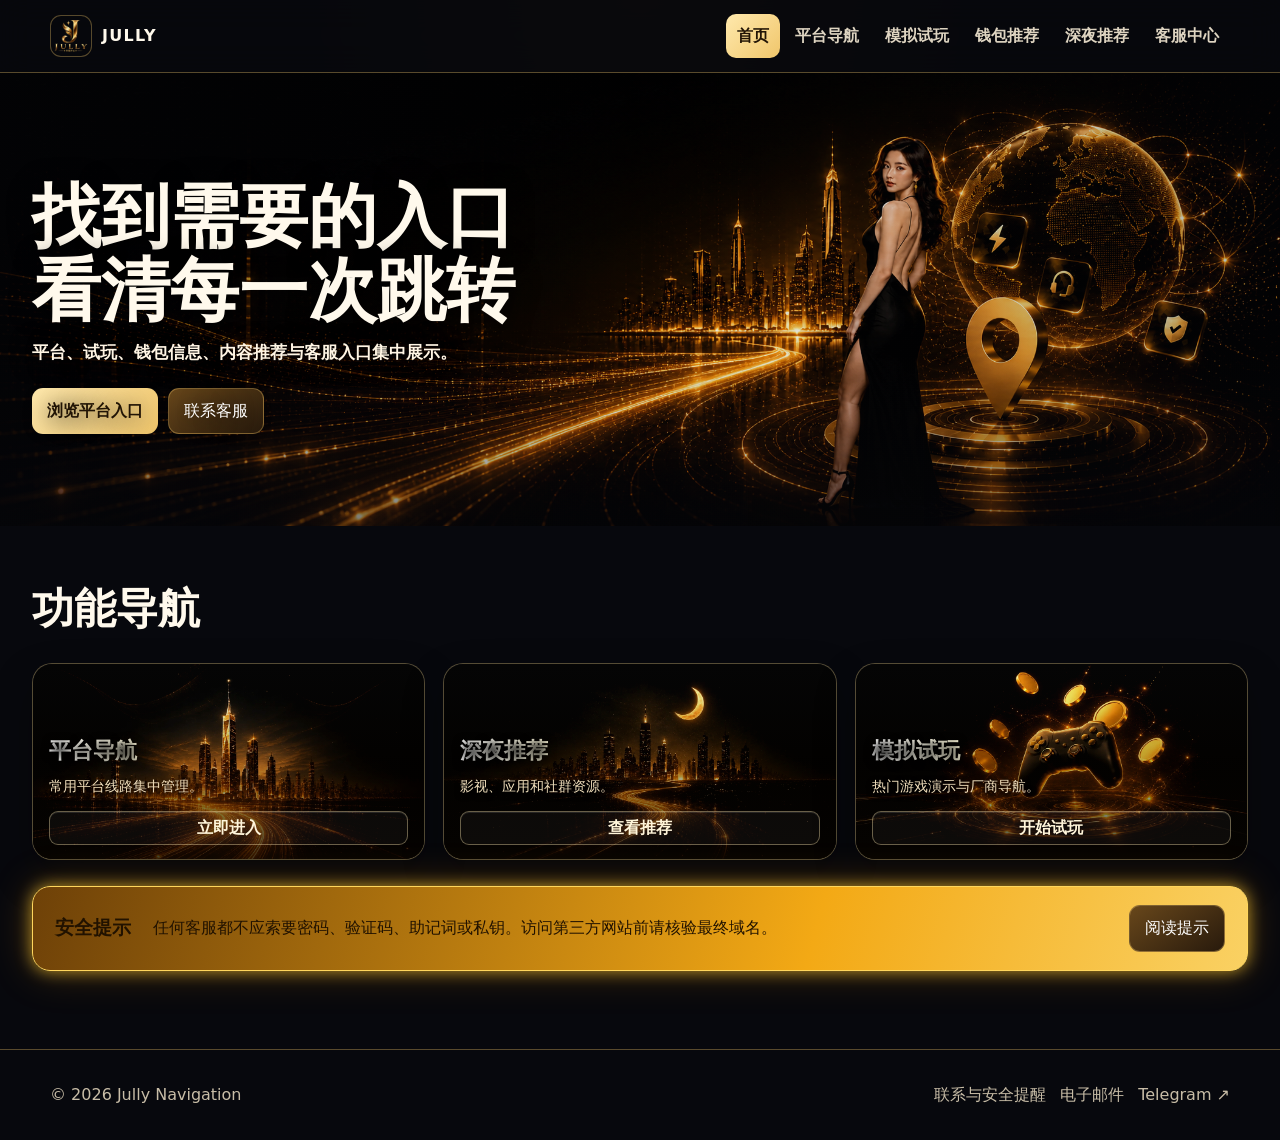
<file: index.html>
<!doctype html>
<html lang="zh-CN">
<head>
<meta charset="utf-8">
<meta name="viewport" content="width=device-width,initial-scale=1">
<meta name="description" content="Jully 导航中心">
<title>Jully 导航中心</title>
<link rel="stylesheet" href="assets/css/site-v2.css">
<script src="assets/js/components.js" defer>
</script>
<script src="assets/js/site.js" defer>
</script>
</head>
<body data-page="index">
<div data-header>
</div>
<main id="main">
<section class="hero">
<div class="hero-content">
<h1>找到需要的入口<br>看清每一次跳转</h1>
<p><strong>平台、试玩、钱包信息、内容推荐与客服入口集中展示。</strong></p>
<div class="actions">
<a class="btn primary" href="platform.html">浏览平台入口</a>
<a class="btn" href="service.html">联系客服</a>
</div>
</div>
</section>
<section class="section">
<div class="wrap">
<div class="section-head">
<div>
<h2>功能导航</h2>
</div>
</div>
<div class="grid">
<article class="visual-card">
<img src="assets/images/home/card1.webp" alt="综合平台导航" width="800" height="500">
<div class="visual-card-body">
<h3>平台导航</h3>
<p>常用平台线路集中管理。</p>
<a class="btn primary" href="platform.html">立即进入</a>
</div>
</article>
<article class="visual-card">
<img src="assets/images/home/card2.webp" alt="模拟试玩" width="800" height="500">
<div class="visual-card-body">
<h3>模拟试玩</h3>
<p>热门游戏演示与厂商导航。</p>
<a class="btn primary" href="demo.html">开始试玩</a>
</div>
</article>
<article class="visual-card">
<img src="assets/images/wallet/okx.webp" alt="钱包推荐" width="800" height="450">
<div class="visual-card-body">
<h3>钱包推荐</h3>
<p>钱包入口与使用教程。</p>
<a class="btn primary" href="wallet.html">查看钱包</a>
</div>
</article>
<article class="visual-card">
<img src="assets/images/home/card3.webp" alt="深夜推荐" width="800" height="500">
<div class="visual-card-body">
<h3>深夜推荐</h3>
<p>影视、应用和社群资源。</p>
<a class="btn primary" href="research.html">查看推荐</a>
</div>
</article>
<article class="visual-card">
<img src="assets/images/home/service.webp" alt="客服中心" width="1000" height="360">
<div class="visual-card-body">
<h3>客服中心</h3>
<p>核对官方联系方式和安全提醒。</p>
<a class="btn primary" href="service.html">联系客服</a>
</div>
</article>
<div class="gold-card">
<h3>安全提示</h3>
<p>任何客服都不应索要密码、验证码、助记词或私钥。访问第三方网站前请核验最终域名。</p>
<a class="btn" href="service.html#safety" style="margin-top:16px">阅读提示</a>
</div>
</div>
</div>
</section>
</main>
<div data-footer>
</div>
</body>
</html>
</file>
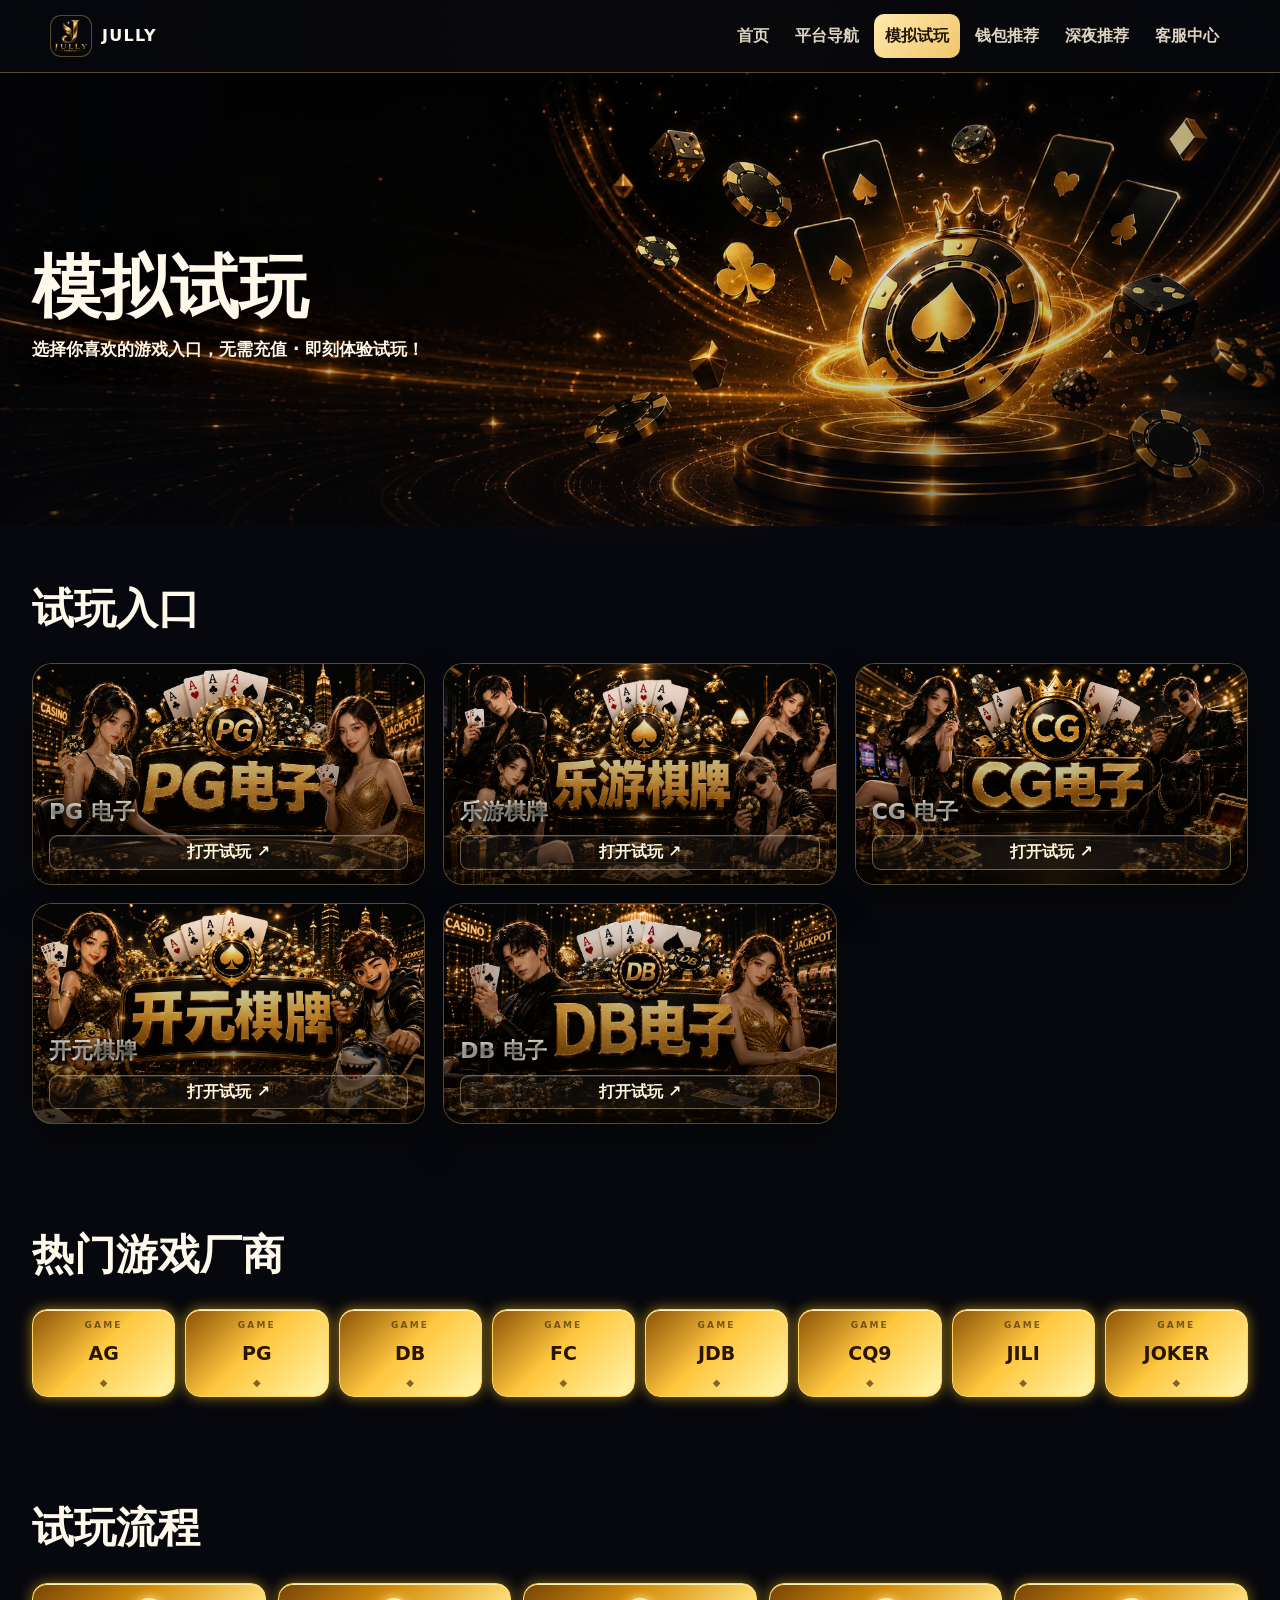
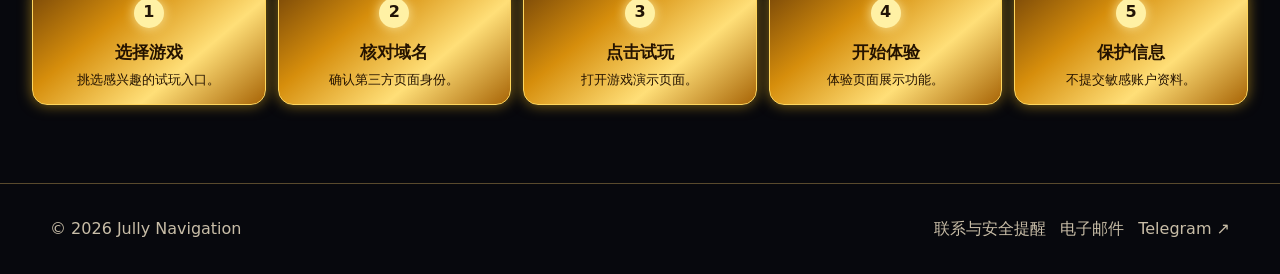
<file: demo.html>
<!doctype html>
<html lang="zh-CN">
<head>
<meta charset="utf-8">
<meta name="viewport" content="width=device-width,initial-scale=1">
<meta name="description" content="Jully 模拟试玩">
<title>模拟试玩 - Jully</title>
<link rel="stylesheet" href="assets/css/site-v2.css">
<script src="assets/js/components.js" defer>
</script>
<script src="assets/js/site.js" defer>
</script>
</head>
<body data-page="demo">
<div data-header>
</div>
<main id="main">
<section class="hero">
<div class="hero-content">
<h1>模拟试玩</h1>
<p><strong>选择你喜欢的游戏入口，无需充值 · 即刻体验试玩！</strong></p>
</div>
</section>
<section class="section">
<div class="wrap">
<div class="section-head">
<div>
<h2>试玩入口</h2>
</div>
</div>
<div class="grid">
<article class="visual-card game-card">
<img src="assets/images/demo/pg.webp" alt="PG 电子" width="720" height="540">
<div class="visual-card-body">
<h3>PG 电子</h3>
<a class="btn primary" href="https://su701.cc/" target="_blank">打开试玩 ↗</a>
</div>
</article>
<article class="visual-card game-card">
<img src="assets/images/demo/ly.webp" alt="乐游棋牌" width="720" height="540">
<div class="visual-card-body">
<h3>乐游棋牌</h3>
<a class="btn primary" href="https://leg.kocms397.com/" target="_blank">打开试玩 ↗</a>
</div>
</article>
<article class="visual-card game-card">
<img src="assets/images/demo/cg.webp" alt="CG 电子" width="720" height="540">
<div class="visual-card-body">
<h3>CG 电子</h3>
<a class="btn primary" href="https://demo.starscg666.link/" target="_blank">打开试玩 ↗</a>
</div>
</article>
<article class="visual-card game-card">
<img src="assets/images/demo/ky.webp" alt="开元棋牌" width="720" height="540">
<div class="visual-card-body">
<h3>开元棋牌</h3>
<a class="btn primary" href="https://yl.ishxu648.com/" target="_blank">打开试玩 ↗</a>
</div>
</article>
<article class="visual-card game-card">
<img src="assets/images/demo/db.webp" alt="DB 电子" width="720" height="540">
<div class="visual-card-body">
<h3>DB 电子</h3>
<a class="btn primary" href="https://www.dbslotsgaming.com/" target="_blank">打开试玩 ↗</a>
</div>
</article>
</div>
</div>
</section>
<section class="section">
<div class="wrap">
<div class="section-head">
<div>
<h2>热门游戏厂商</h2>
</div>
</div>
<div class="vendors" aria-label="热门游戏厂商">
<div class="vendor">AG</div>
<div class="vendor">PG</div>
<div class="vendor">DB</div>
<div class="vendor">FC</div>
<div class="vendor">JDB</div>
<div class="vendor">CQ9</div>
<div class="vendor">JILI</div>
<div class="vendor">JOKER</div>
</div>
</div>
</section>
<section class="section">
<div class="wrap">
<div class="section-head">
<div>
<h2>试玩流程</h2>
</div>
</div>
<div class="steps">
<div class="step">
<h3>选择游戏</h3>
<p>挑选感兴趣的试玩入口。</p>
</div>
<div class="step">
<h3>核对域名</h3>
<p>确认第三方页面身份。</p>
</div>
<div class="step">
<h3>点击试玩</h3>
<p>打开游戏演示页面。</p>
</div>
<div class="step">
<h3>开始体验</h3>
<p>体验页面展示功能。</p>
</div>
<div class="step">
<h3>保护信息</h3>
<p>不提交敏感账户资料。</p>
</div>
</div>
</div>
</section>
</main>
<div data-footer>
</div>
</body>
</html>
</file>
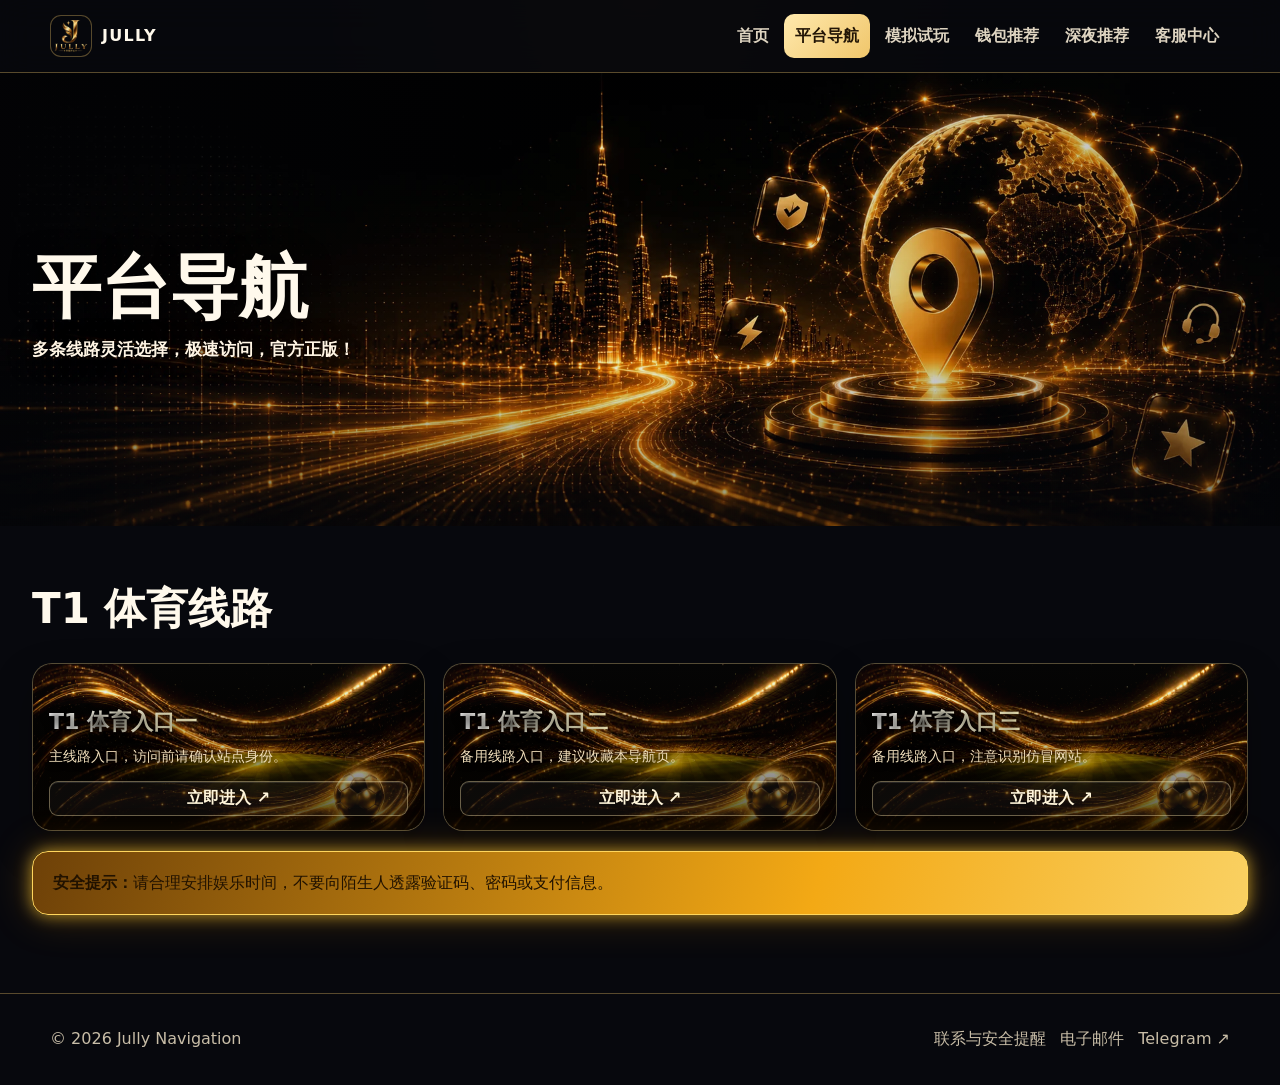
<file: platform.html>
<!doctype html>
<html lang="zh-CN">
<head>
<meta charset="utf-8">
<meta name="viewport" content="width=device-width,initial-scale=1">
<meta name="description" content="Jully 平台导航">
<title>平台导航 - Jully</title>
<link rel="stylesheet" href="assets/css/site-v2.css">
<script src="assets/js/components.js" defer>
</script>
<script src="assets/js/site.js" defer>
</script>
</head>
<body data-page="platform">
<div data-header>
</div>
<main id="main">
<section class="hero">
<div class="hero-content">
<h1>平台导航</h1>
<p><strong>多条线路灵活选择，极速访问，官方正版！</strong></p>
</div>
</section>
<section class="section">
<div class="wrap">
<div class="section-head">
<div>
<h2>T1 体育线路</h2>
</div>
</div>
<div class="grid">
<article class="visual-card line-card">
<img src="assets/images/platform/line1.webp" alt="T1 体育入口一" width="800" height="400">
<div class="visual-card-body">
<h3>T1 体育入口一</h3>
<p>主线路入口，访问前请确认站点身份。</p>
<a class="btn primary" href="https://www.eleaad.cc?agentId=20001136" target="_blank">立即进入 ↗</a>
</div>
</article>
<article class="visual-card line-card">
<img src="assets/images/platform/line2.webp" alt="T1 体育入口二" width="800" height="400">
<div class="visual-card-body">
<h3>T1 体育入口二</h3>
<p>备用线路入口，建议收藏本导航页。</p>
<a class="btn primary" href="https://web.kl6yipc.cc?agentId=20001136" target="_blank">立即进入 ↗</a>
</div>
</article>
<article class="visual-card line-card">
<img src="assets/images/platform/line3.webp" alt="T1 体育入口三" width="800" height="400">
<div class="visual-card-body">
<h3>T1 体育入口三</h3>
<p>备用线路入口，注意识别仿冒网站。</p>
<a class="btn primary" href="https://www.eedsoge55.top?agentId=20001136" target="_blank">立即进入 ↗</a>
</div>
</article>
</div>
<div class="notice" style="margin-top:20px">
<strong>安全提示：</strong>请合理安排娱乐时间，不要向陌生人透露验证码、密码或支付信息。</div>
</div>
</section>
</main>
<div data-footer>
</div>
</body>
</html>
</file>
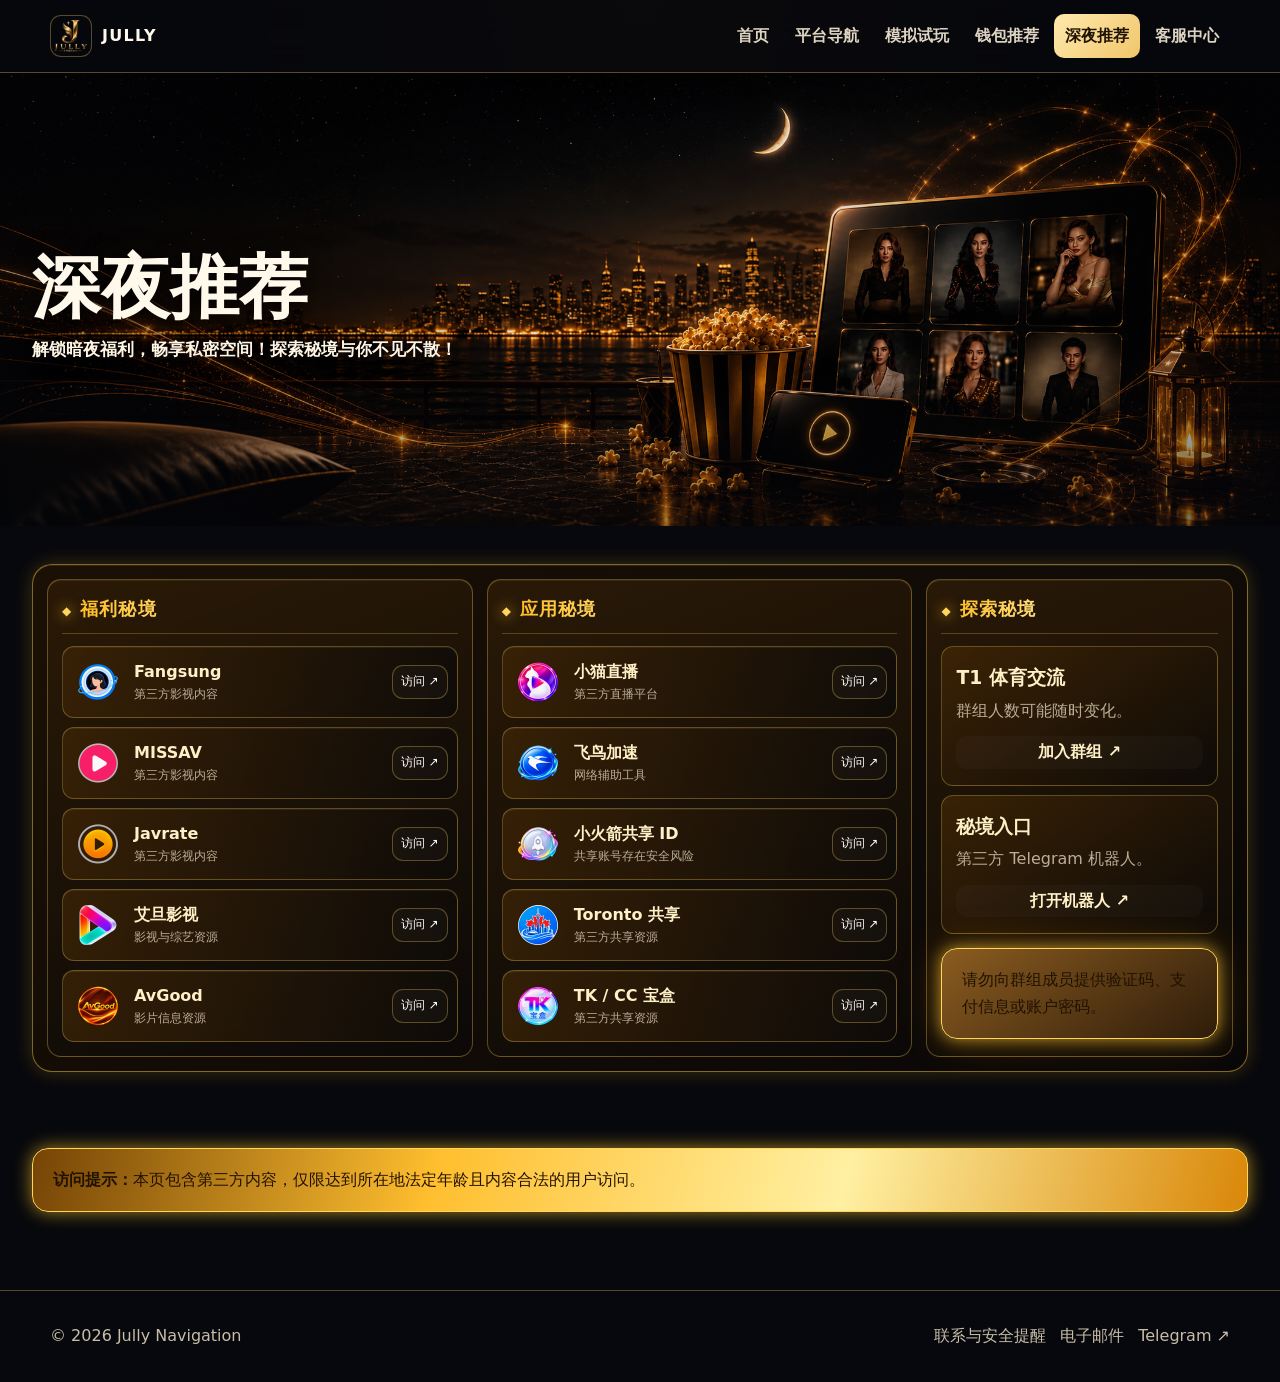
<file: research.html>
<!doctype html>
<html lang="zh-CN">
<head>
<meta charset="utf-8">
<meta name="viewport" content="width=device-width,initial-scale=1">
<meta name="description" content="Jully 深夜推荐">
<meta name="robots" content="noindex,nofollow">
<title>深夜推荐 - Jully</title>
<link rel="stylesheet" href="assets/css/site-v2.css">
<script src="assets/js/components.js" defer>
</script>
<script src="assets/js/site.js" defer>
</script>
</head>
<body data-page="research">
<div data-header>
</div>
<main id="main">
<section class="hero">
<div class="hero-content">
<h1>深夜推荐</h1>
<p><strong>解锁暗夜福利，畅享私密空间！探索秘境与你不见不散！</strong></p>
</div>
</section>
<section class="section">
<div class="wrap">
<div class="notice">
<strong>访问提示：</strong>本页包含第三方内容，仅限达到所在地法定年龄且内容合法的用户访问。</div>
</div>
</section>
<section class="section">
<div class="wrap">
<div class="research-board">
<section class="board-col">
<h2 class="board-title">福利秘境</h2>
<div class="resource">
<img src="assets/images/research/fangsung.webp" alt="Fangsung">
<div class="resource-info">
<strong>Fangsung</strong>
<span>第三方影视内容</span>
</div>
<a class="btn" href="https://www.fangsung.com/" target="_blank">访问 ↗</a>
</div>
<div class="resource">
<img src="assets/images/research/missav.webp" alt="MISSAV">
<div class="resource-info">
<strong>MISSAV</strong>
<span>第三方影视内容</span>
</div>
<a class="btn" href="https://missav.live/makers" target="_blank">访问 ↗</a>
</div>
<div class="resource">
<img src="assets/images/research/javrate.webp" alt="Javrate">
<div class="resource-info">
<strong>Javrate</strong>
<span>第三方影视内容</span>
</div>
<a class="btn" href="https://www.javrate.com/" target="_blank">访问 ↗</a>
</div>
<div class="resource">
<img src="assets/images/research/aidan.webp" alt="艾旦影视">
<div class="resource-info">
<strong>艾旦影视</strong>
<span>影视与综艺资源</span>
</div>
<a class="btn" href="https://www.ddmf.net/" target="_blank">访问 ↗</a>
</div>
<div class="resource">
<img src="assets/images/research/avgood.webp" alt="AvGood">
<div class="resource-info">
<strong>AvGood</strong>
<span>影片信息资源</span>
</div>
<a class="btn" href="https://avgood.com/" target="_blank">访问 ↗</a>
</div>
</section>
<section class="board-col">
<h2 class="board-title">应用秘境</h2>
<div class="resource">
<img src="assets/images/research/xiaomao.webp" alt="小猫直播">
<div class="resource-info">
<strong>小猫直播</strong>
<span>第三方直播平台</span>
</div>
<a class="btn" href="https://27099482.com/?parent_icode=1711289140" target="_blank">访问 ↗</a>
</div>
<div class="resource">
<img src="assets/images/research/feiniao.webp" alt="飞鸟加速">
<div class="resource-info">
<strong>飞鸟加速</strong>
<span>网络辅助工具</span>
</div>
<a class="btn" href="https://join.xlcc.asia?code=825689" target="_blank">访问 ↗</a>
</div>
<div class="resource">
<img src="assets/images/research/xiaohuojian.webp" alt="小火箭">
<div class="resource-info">
<strong>小火箭共享 ID</strong>
<span>共享账号存在安全风险</span>
</div>
<a class="btn" href="https://id.bocchi2b.top/" target="_blank">访问 ↗</a>
</div>
<div class="resource">
<img src="assets/images/research/toronto.webp" alt="Toronto">
<div class="resource-info">
<strong>Toronto 共享</strong>
<span>第三方共享资源</span>
</div>
<a class="btn" href="https://idshare001.me/goso.html" target="_blank">访问 ↗</a>
</div>
<div class="resource">
<img src="assets/images/research/tkbaohe.webp" alt="TK 宝盒">
<div class="resource-info">
<strong>TK / CC 宝盒</strong>
<span>第三方共享资源</span>
</div>
<a class="btn" href="https://tkbaohe.com/Shadowrocket/" target="_blank">访问 ↗</a>
</div>
</section>
<section class="board-col">
<h2 class="board-title">探索秘境</h2>
<div class="gold-card">
<h3>T1 体育交流</h3>
<p>群组人数可能随时变化。</p>
<a class="btn primary" href="https://t.me/+143qENxYaZpmMGE1" target="_blank" style="margin-top:12px">加入群组 ↗</a>
</div>
<div class="gold-card" style="margin-top:14px">
<h3>秘境入口</h3>
<p>第三方 Telegram 机器人。</p>
<a class="btn primary" href="https://t.me/Avior96Bot" target="_blank" style="margin-top:12px">打开机器人 ↗</a>
</div>
<div class="notice" style="margin-top:14px">请勿向群组成员提供验证码、支付信息或账户密码。</div>
</section>
</div>
</div>
</section>
</main>
<div data-footer>
</div>
</body>
</html>
</file>
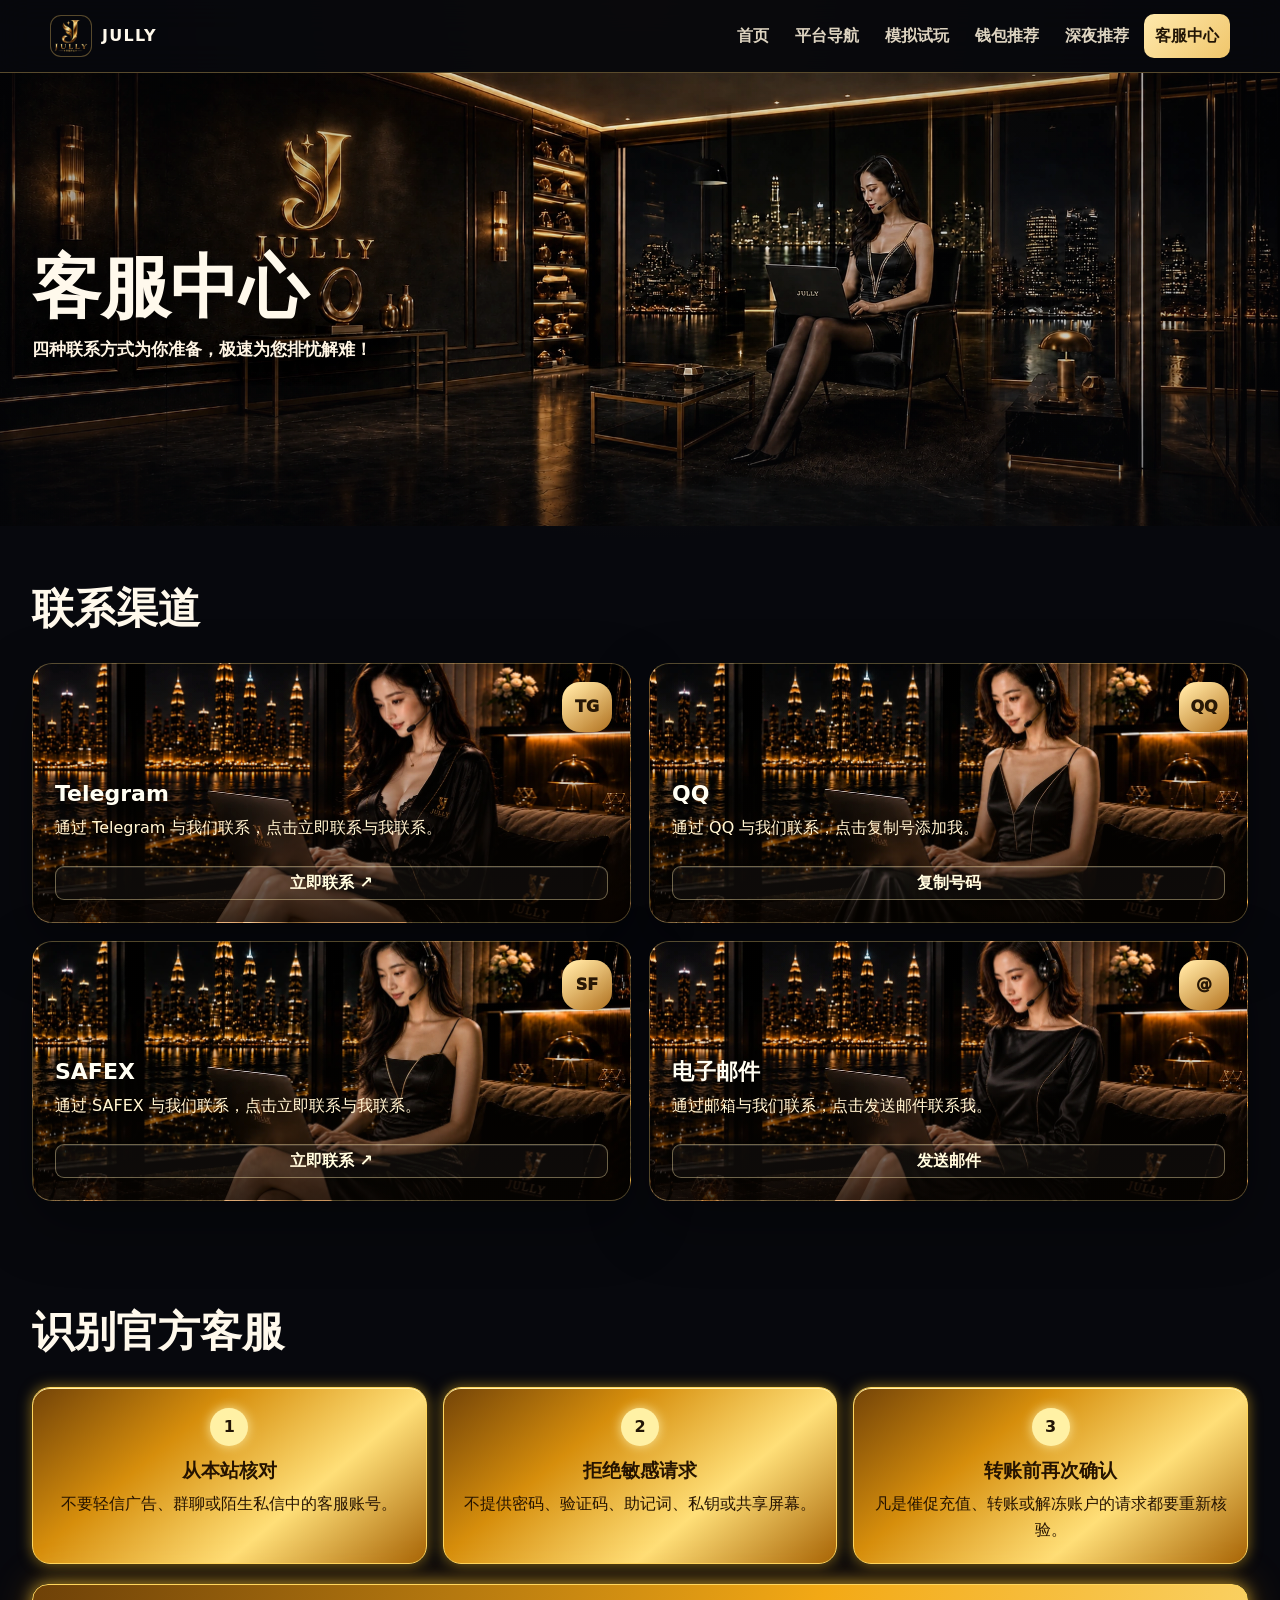
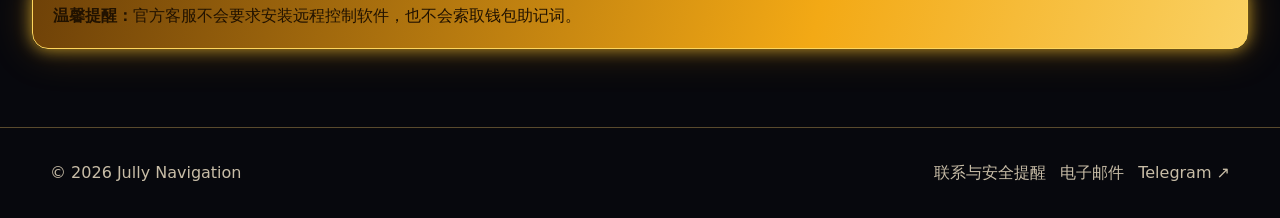
<file: service.html>
<!doctype html>
<html lang="zh-CN">
<head>
<meta charset="utf-8">
<meta name="viewport" content="width=device-width,initial-scale=1">
<meta name="description" content="Jully 客服中心">
<title>客服中心 - Jully</title>
<link rel="stylesheet" href="assets/css/site-v2.css">
<script src="assets/js/components.js" defer>
</script>
<script src="assets/js/site.js" defer>
</script>
</head>
<body data-page="service">
<div data-header>
</div>
<main id="main">
<section class="hero">
<div class="hero-content">
<h1>客服中心</h1>
<p><strong>四种联系方式为你准备，极速为您排忧解难！</strong></p>
</div>
</section>
<section class="section">
<div class="wrap">
<div class="section-head">
<div>
<h2>联系渠道</h2>
</div>
</div>
<div class="contact-layout">
<article class="contact-card">
<span class="contact-icon">TG</span>
<div>
<h3>Telegram</h3>
<p>通过 Telegram 与我们联系，点击立即联系与我联系。</p>
</div>
<a class="btn primary" href="https://t.me/Flyoo6bot" target="_blank">立即联系 ↗</a>
</article>
<article class="contact-card">
<span class="contact-icon">QQ</span>
<div>
<h3>QQ</h3>
<p>通过 QQ 与我们联系，点击复制号添加我。</p>
</div>
<button class="btn primary" type="button" data-copy="1586768644">复制号码</button>
</article>
<article class="contact-card">
<span class="contact-icon">SF</span>
<div>
<h3>SAFEX</h3>
<p>通过 SAFEX 与我们联系，点击立即联系与我联系。</p>
</div>
<a class="btn primary" href="https://sfw.bar/Mar15" target="_blank">立即联系 ↗</a>
</article>
<article class="contact-card">
<span class="contact-icon">@</span>
<div>
<h3>电子邮件</h3>
<p>通过邮箱与我们联系，点击发送邮件联系我。</p>
</div>
<a class="btn primary" href="mailto:zmxn11976@gmail.com">发送邮件</a>
</article>
</div>
</div>
</section>
<section class="section" id="safety">
<div class="wrap">
<div class="section-head">
<div>
<h2>识别官方客服</h2>
</div>
</div>
<div class="safety-grid">
<article class="safety-card">
<b>1</b>
<h3>从本站核对</h3>
<p>不要轻信广告、群聊或陌生私信中的客服账号。</p>
</article>
<article class="safety-card">
<b>2</b>
<h3>拒绝敏感请求</h3>
<p>不提供密码、验证码、助记词、私钥或共享屏幕。</p>
</article>
<article class="safety-card">
<b>3</b>
<h3>转账前再次确认</h3>
<p>凡是催促充值、转账或解冻账户的请求都要重新核验。</p>
</article>
</div>
<div class="notice" style="margin-top:20px">
<strong>温馨提醒：</strong>官方客服不会要求安装远程控制软件，也不会索取钱包助记词。</div>
</div>
</section>
</main>
<div data-footer>
</div>
</body>
</html>
</file>
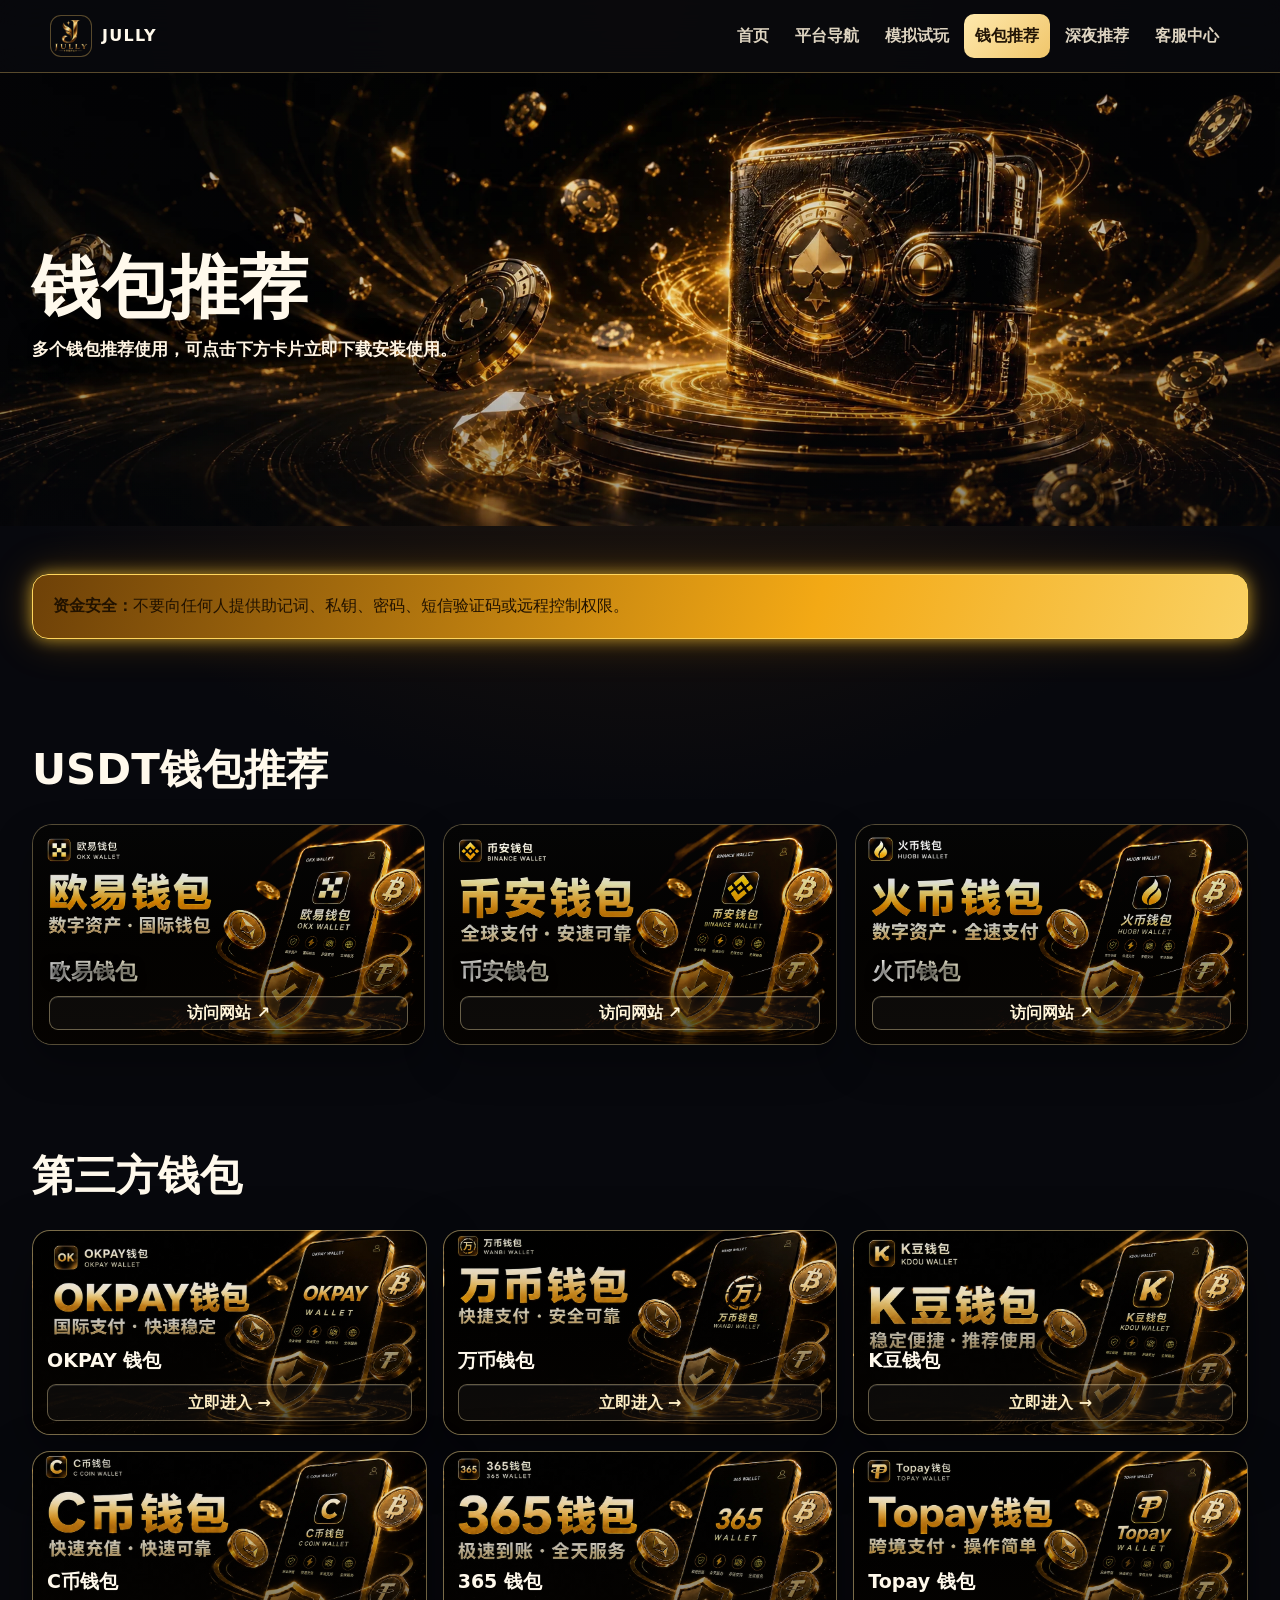
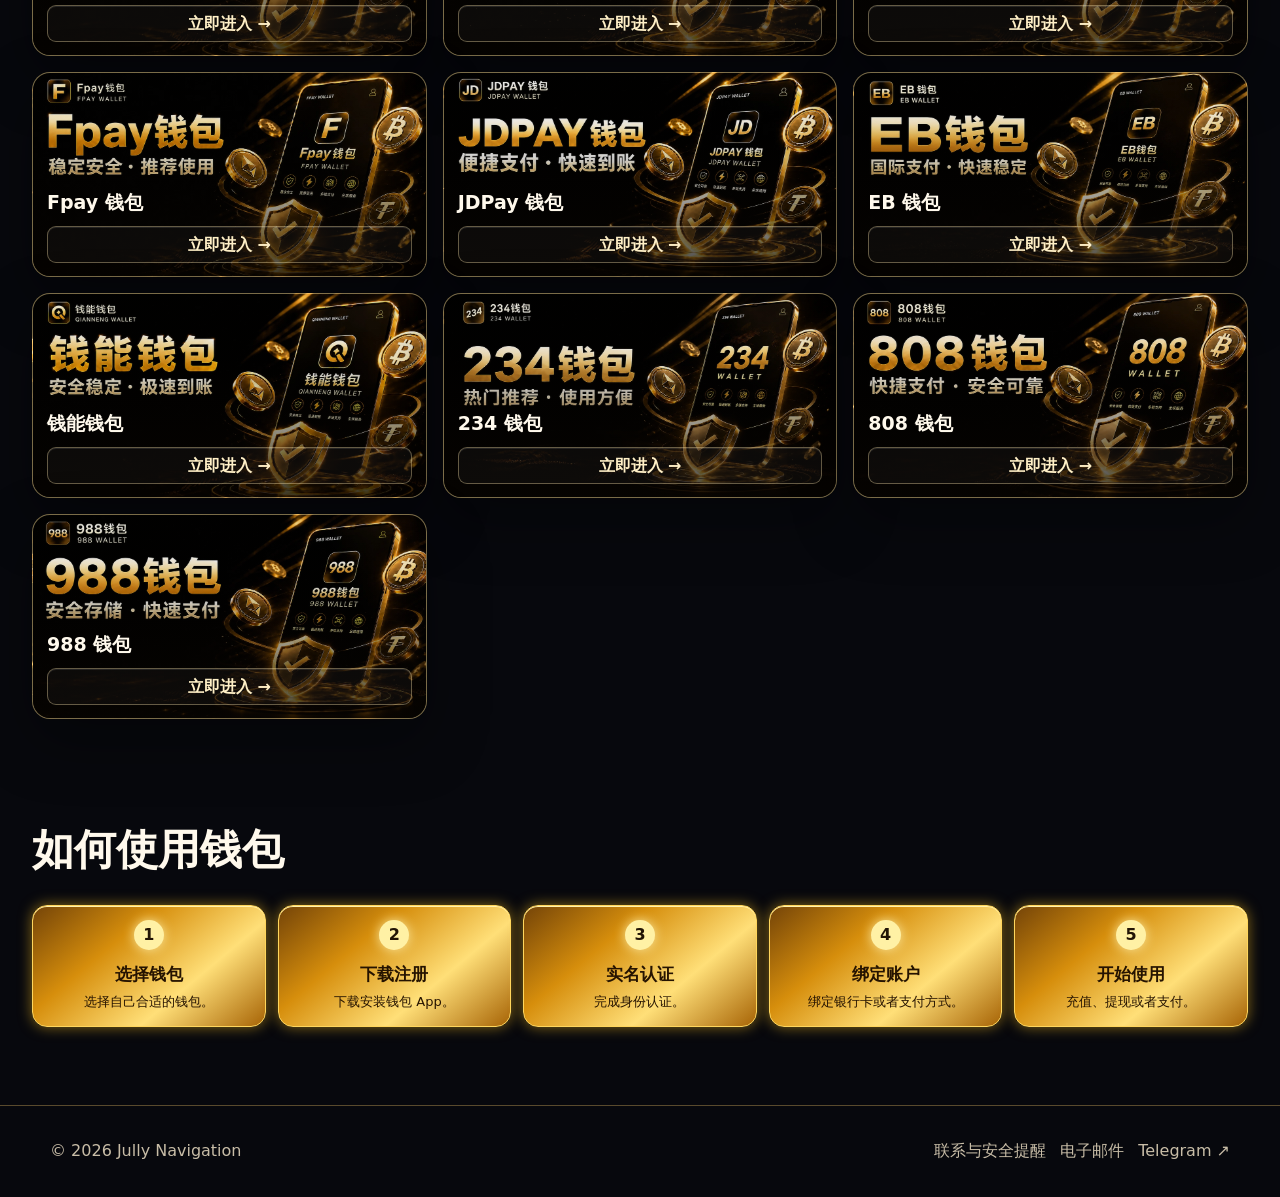
<file: wallet.html>
<!doctype html>
<html lang="zh-CN">
<head>
<meta charset="utf-8">
<meta name="viewport" content="width=device-width,initial-scale=1">
<meta name="description" content="Jully 钱包推荐">
<title>钱包推荐 - Jully</title>
<link rel="stylesheet" href="assets/css/site-v2.css">
<script src="assets/js/components.js" defer>
</script>
<script src="assets/js/site.js" defer>
</script>
</head>
<body data-page="wallet">
<div data-header>
</div>
<main id="main">
<section class="hero">
<div class="hero-content">
<h1>钱包推荐</h1>
<p><strong>多个钱包推荐使用，可点击下方卡片立即下载安装使用。</strong></p>
</div>
</section>
<section class="section">
<div class="wrap">
<div class="notice">
<strong>资金安全：</strong>不要向任何人提供助记词、私钥、密码、短信验证码或远程控制权限。</div>
</div>
</section>
<section class="section">
<div class="wrap">
<div class="section-head">
<div>
<h2>知名钱包交易平台</h2>
</div>
</div>
<div class="grid">
<article class="visual-card">
<img src="assets/images/wallet/okx.webp" alt="欧易钱包" width="800" height="450">
<div class="visual-card-body">
<h3>欧易钱包</h3>
<a class="btn primary" href="https://www.okx.com/zh-hans" target="_blank">访问网站 ↗</a>
</div>
</article>
<article class="visual-card">
<img src="assets/images/wallet/binance.webp" alt="币安钱包" width="800" height="450">
<div class="visual-card-body">
<h3>币安钱包</h3>
<a class="btn primary" href="https://www.binance.bh/zh-CN/download?pageType=special_r_l_download" target="_blank">访问网站 ↗</a>
</div>
</article>
<article class="visual-card">
<img src="assets/images/wallet/huobi.webp" alt="火币钱包" width="800" height="450">
<div class="visual-card-body">
<h3>火币钱包</h3>
<a class="btn primary" href="https://www.htx.com/zh-cn/download" target="_blank">访问网站 ↗</a>
</div>
</article>
</div>
</div>
</section>
<section class="section">
<div class="wrap">
<div class="section-head">
<div>
<h2>第三方钱包</h2>
</div>
</div>
<div class="wallet-grid">
<a class="wallet-bg" style="--image:url('../images/wallet/okpay.webp')" href="https://me-qr.com/l/okpay" target="_blank">
<span class="wallet-label">
<strong>OKPAY 钱包</strong>
</span>
</a>
<a class="wallet-bg" style="--image:url('../images/wallet/wanbi.webp')" href="https://ufs.wanbi.me" target="_blank">
<span class="wallet-label">
<strong>万币钱包</strong>
</span>
</a>
<a class="wallet-bg" style="--image:url('../images/wallet/kdou.webp')" href="https://kdgp0727.com" target="_blank">
<span class="wallet-label">
<strong>K豆钱包</strong>
</span>
</a>
<a class="wallet-bg" style="--image:url('../images/wallet/cbi.webp')" href="https://cbv8.com" target="_blank">
<span class="wallet-label">
<strong>C币钱包</strong>
</span>
</a>
<a class="wallet-bg" style="--image:url('../images/wallet/365.webp')" href="https://www.365.app" target="_blank">
<span class="wallet-label">
<strong>365 钱包</strong>
</span>
</a>
<a class="wallet-bg" style="--image:url('../images/wallet/topay.webp')" href="https://topay668.com" target="_blank">
<span class="wallet-label">
<strong>Topay 钱包</strong>
</span>
</a>
<a class="wallet-bg" style="--image:url('../images/wallet/fpay.webp')" href="https://fpay222.com/index.html" target="_blank">
<span class="wallet-label">
<strong>Fpay 钱包</strong>
</span>
</a>
<a class="wallet-bg" style="--image:url('../images/wallet/jdpay.webp')" href="https://wb.oflwb.com" target="_blank">
<span class="wallet-label">
<strong>JDPay 钱包</strong>
</span>
</a>
<a class="wallet-bg" style="--image:url('../images/wallet/eb.webp')" href="https://www.ebpayijt6el.com" target="_blank">
<span class="wallet-label">
<strong>EB 钱包</strong>
</span>
</a>
<a class="wallet-bg" style="--image:url('../images/wallet/qianneng.webp')" href="http://qnqb.com" target="_blank">
<span class="wallet-label">
<strong>钱能钱包</strong>
</span>
</a>
<a class="wallet-bg" style="--image:url('../images/wallet/234.webp')" href="http://234payh5.com" target="_blank">
<span class="wallet-label">
<strong>234 钱包</strong>
</span>
</a>
<a class="wallet-bg" style="--image:url('../images/wallet/808.webp')" href="http://808h5.cc" target="_blank">
<span class="wallet-label">
<strong>808 钱包</strong>
</span>
</a>
<a class="wallet-bg" style="--image:url('../images/wallet/988.webp')" href="http://988h5.com" target="_blank">
<span class="wallet-label">
<strong>988 钱包</strong>
</span>
</a>
</div>
</div>
</section>
<section class="section">
<div class="wrap">
<div class="section-head">
<div>
<h2>如何使用钱包</h2>
</div>
</div>
<div class="steps">
<div class="step">
<h3>选择钱包</h3>
<p>选择自己合适的钱包。</p>
</div>
<div class="step">
<h3>下载注册</h3>
<p>下载安装钱包 App。</p>
</div>
<div class="step">
<h3>实名认证</h3>
<p>完成身份认证。</p>
</div>
<div class="step">
<h3>绑定账户</h3>
<p>绑定银行卡或者支付方式。</p>
</div>
<div class="step">
<h3>开始使用</h3>
<p>充值、提现或者支付。</p>
</div>
</div>
</div>
</section>
</main>
<div data-footer>
</div>
</body>
</html>
</file>
<file: assets/css/site-v2.css>
:root{--bg:#07080d;--ink:#fff9ec;--muted:#c8bda7;--gold:#f0c66b;--gold2:#ffe9ad;--line:rgba(240,198,107,.35);--panel:linear-gradient(145deg,rgba(104,70,22,.78),rgba(38,27,16,.92));--shadow:0 22px 60px rgba(0,0,0,.36)}*{box-sizing:border-box}html{scroll-behavior:smooth}body{margin:0;background:radial-gradient(circle at 50% 0,#34220f 0,transparent 28%),var(--bg);color:var(--ink);font:16px/1.65 system-ui,-apple-system,"Segoe UI","Microsoft YaHei",sans-serif}a{color:inherit;text-decoration:none}button{font:inherit}.wrap{width:min(1180px,calc(100% - 32px));margin:auto}.skip{position:fixed;left:12px;top:-80px;z-index:100;background:#fff;color:#111;padding:10px}.skip:focus{top:12px}.header{position:sticky;top:0;z-index:50;background:rgba(7,8,13,.92);border-bottom:1px solid var(--line);backdrop-filter:blur(16px)}.header-in{height:72px;display:flex;align-items:center;gap:22px}.brand{display:flex;align-items:center;gap:10px;font-weight:900;letter-spacing:.08em}.brand-mark{width:42px;height:42px;border-radius:11px;background:url('../images/brand.webp') center/cover;border:1px solid var(--line);font-size:0}.nav{display:flex;align-items:center;gap:4px;margin-left:auto}.nav a{padding:9px 11px;border-radius:10px;color:#ded4c1;font-size:14px}.nav a:hover,.nav a[aria-current=page]{color:#211405;background:linear-gradient(135deg,var(--gold2),var(--gold))}.menu{display:none;margin-left:auto;border:1px solid var(--line);background:#22180e;color:#fff;border-radius:10px;padding:8px 12px}.hero{position:relative;isolation:isolate;width:100%;aspect-ratio:2107/746;max-height:560px;display:grid;place-items:center;text-align:center;background:center/cover no-repeat;overflow:hidden}.hero:before{content:"";position:absolute;z-index:-1;inset:0;background:linear-gradient(90deg,rgba(7,8,13,.36),rgba(7,8,13,.06),rgba(7,8,13,.3)),linear-gradient(0deg,rgba(7,8,13,.42),transparent 38%)}body[data-page=index] .hero{background-image:url('../images/hero/index.webp')}body[data-page=platform] .hero{background-image:url('../images/hero/platform.webp')}body[data-page=demo] .hero{background-image:url('../images/hero/demo.webp')}body[data-page=wallet] .hero{background-image:url('../images/hero/wallet.webp')}body[data-page=research] .hero{background-image:url('../images/hero/research.webp')}body[data-page=service] .hero{background-image:url('../images/hero/service.webp')}.hero-content{width:min(820px,calc(100% - 32px));text-shadow:0 3px 24px #000}.eyebrow{display:inline-flex;padding:5px 12px;border:1px solid rgba(255,233,173,.6);border-radius:999px;background:rgba(40,25,8,.42);color:var(--gold2);font-size:13px}.hero h1{margin:14px 0 10px;font-size:clamp(38px,5.4vw,70px);line-height:1.08}.hero p{max-width:680px;margin:auto;color:#fff5e4;font-size:17px}.actions{display:flex;justify-content:center;flex-wrap:wrap;gap:10px;margin-top:22px}.btn{display:inline-flex;align-items:center;justify-content:center;min-height:43px;padding:9px 15px;border-radius:11px;border:1px solid var(--line);background:linear-gradient(145deg,#68471b,#281a0c);color:#fff;cursor:pointer}.btn:hover{border-color:var(--gold2);filter:brightness(1.12)}.btn.primary{border:0;background:linear-gradient(135deg,var(--gold2),var(--gold));color:#211405;font-weight:850}.section{padding:48px 0}.section-head{display:flex;align-items:end;justify-content:space-between;gap:20px;margin-bottom:20px}.section-head h2{margin:0;font-size:clamp(28px,4vw,42px)}.section-head p{margin:4px 0 0;color:var(--muted)}.grid{display:grid;grid-template-columns:repeat(3,1fr);gap:18px}.grid.two{grid-template-columns:repeat(2,1fr)}.grid.four{grid-template-columns:repeat(4,1fr)}.visual-card{display:flex;flex-direction:column;overflow:hidden;border:1px solid rgba(255,222,145,.45);border-radius:20px;background:var(--panel);box-shadow:var(--shadow)}.visual-card img{display:block;width:100%;height:auto;aspect-ratio:var(--ratio,16/10);object-fit:contain;background:#100c08}.visual-card-body{display:flex;flex:1;flex-direction:column;padding:17px 18px 19px;background:linear-gradient(135deg,rgba(142,96,28,.9),rgba(52,33,13,.96))}.visual-card h3{margin:0 0 5px;font-size:20px}.visual-card p{margin:0 0 14px;color:#f0e2c9;font-size:14px}.visual-card .btn{margin-top:auto;align-self:flex-start}.line-card{--ratio:2/1}.game-card{--ratio:4/3}.gold-card{padding:20px;border:1px solid rgba(255,225,150,.48);border-radius:18px;background:var(--panel);box-shadow:var(--shadow)}.gold-card h3{margin:6px 0}.gold-card p{margin:0;color:#eadcc4}.vendors{display:grid;grid-template-columns:repeat(9,1fr);gap:10px}.vendor{display:grid;place-items:center;min-height:76px;border:1px solid var(--line);border-radius:15px;background:linear-gradient(145deg,#956728,#34220f);color:var(--gold2);font-weight:900}.steps{display:grid;grid-template-columns:repeat(5,1fr);gap:12px;counter-reset:step}.step{position:relative;min-height:118px;padding:15px 13px 13px 46px;border:1px solid var(--line);border-radius:15px;background:linear-gradient(145deg,#845b24,#30200e)}.step:before{counter-increment:step;content:counter(step);position:absolute;left:13px;top:15px;display:grid;place-items:center;width:25px;height:25px;border-radius:50%;background:var(--gold2);color:#221506;font-weight:900}.step h3{font-size:15px;margin:0 0 3px}.step p{font-size:13px;margin:0;color:#eadcc4}.wallet-grid{display:grid;grid-template-columns:repeat(3,1fr);gap:16px}.wallet-bg{position:relative;isolation:isolate;display:flex;min-height:220px;align-items:end;overflow:hidden;border:1px solid rgba(255,225,150,.48);border-radius:18px;background:var(--image) center/cover;box-shadow:var(--shadow)}.wallet-bg:before{content:"";position:absolute;z-index:-1;inset:0;background:linear-gradient(0deg,rgba(12,8,4,.95),transparent 68%)}.wallet-label{width:100%;padding:18px}.wallet-label strong{font-size:19px}.wallet-label span{display:block;color:#eadcc4;font-size:13px}.notice{padding:18px 20px;border:1px solid var(--line);border-radius:16px;background:linear-gradient(145deg,rgba(132,89,28,.82),rgba(44,29,13,.94));color:#f3e6cf}.research-board{display:grid;grid-template-columns:1.15fr 1.15fr .8fr;gap:18px}.board-col{padding:18px;border:1px solid var(--line);border-radius:20px;background:var(--panel);box-shadow:var(--shadow)}.board-title{margin:0 0 13px;color:var(--gold2)}.resource{display:flex;align-items:center;gap:12px;padding:11px 0;border-top:1px solid rgba(255,233,173,.14)}.resource:first-of-type{border-top:0}.resource img{width:54px;height:54px;object-fit:contain;border-radius:13px;background:#0d0b09}.resource-info{min-width:0;flex:1}.resource-info strong{display:block}.resource-info span{display:block;color:#dfd0b6;font-size:12px}.resource .btn{min-height:34px;padding:5px 9px;font-size:12px}.contact-layout{display:grid;grid-template-columns:repeat(2,1fr);gap:18px}.contact-card{display:grid;grid-template-columns:60px 1fr auto;align-items:center;gap:15px;padding:22px;border:1px solid var(--line);border-radius:20px;background:var(--panel);box-shadow:var(--shadow)}.contact-icon{display:grid;place-items:center;width:58px;height:58px;border-radius:18px;background:linear-gradient(145deg,var(--gold2),#a97025);color:#261707;font-weight:950}.contact-card h3{margin:0}.contact-card p{margin:2px 0 0;color:#eadcc4}.safety-grid{display:grid;grid-template-columns:repeat(3,1fr);gap:16px}.safety-card{padding:20px;border:1px solid var(--line);border-radius:18px;background:linear-gradient(145deg,#805821,#2e1e0d)}.safety-card b{display:grid;place-items:center;width:32px;height:32px;border-radius:50%;background:var(--gold2);color:#221506}.safety-card h3{margin:10px 0 4px}.safety-card p{margin:0;color:#eadcc4}.footer{margin-top:30px;border-top:1px solid var(--line);padding:32px 0;color:var(--muted)}.footer-in{display:flex;justify-content:space-between;gap:18px}.footer-links{display:flex;gap:14px;flex-wrap:wrap}.toast{position:fixed;left:50%;bottom:24px;z-index:80;translate:-50% 20px;opacity:0;background:var(--gold2);color:#1f1407;padding:10px 15px;border-radius:10px;transition:.2s}.toast.show{opacity:1;translate:-50% 0}
@media(max-width:920px){.menu{display:block}.nav{display:none;position:absolute;left:14px;right:14px;top:64px;flex-direction:column;align-items:stretch;padding:10px;background:#100c08;border:1px solid var(--line);border-radius:15px}.nav.open{display:flex}.grid,.grid.four{grid-template-columns:repeat(2,1fr)}.vendors{grid-template-columns:repeat(5,1fr)}.steps{grid-template-columns:repeat(3,1fr)}.research-board{grid-template-columns:1fr 1fr}.research-board .board-col:last-child{grid-column:1/-1}.wallet-grid{grid-template-columns:repeat(2,1fr)}}
@media(max-width:620px){.wrap{width:min(100% - 24px,1180px)}.header-in{height:64px}.hero{aspect-ratio:auto;min-height:520px;background-position:center}.hero:before{background:linear-gradient(0deg,rgba(7,8,13,.5),rgba(7,8,13,.02),rgba(7,8,13,.28))}body[data-page=index] .hero{background-image:url('../images/hero/index-mobile.webp')}body[data-page=platform] .hero{background-image:url('../images/hero/platform-mobile.webp')}body[data-page=demo] .hero{background-image:url('../images/hero/demo-mobile.webp')}body[data-page=wallet] .hero{background-image:url('../images/hero/wallet-mobile.webp')}body[data-page=research] .hero{background-image:url('../images/hero/research-mobile.webp')}body[data-page=service] .hero{background-image:url('../images/hero/service-mobile.webp')}.hero h1{font-size:42px}.hero p{font-size:15px}.section{padding:34px 0}.section-head{align-items:start;flex-direction:column}.grid,.grid.two,.grid.four,.wallet-grid,.contact-layout,.safety-grid,.research-board{grid-template-columns:1fr}.research-board .board-col:last-child{grid-column:auto}.vendors{grid-template-columns:repeat(3,1fr)}.vendor{min-height:64px}.steps{grid-template-columns:1fr}.step{min-height:86px}.contact-card{grid-template-columns:52px 1fr}.contact-card .btn{grid-column:1/-1}.wallet-bg{min-height:215px}.footer-in{flex-direction:column}.resource{align-items:flex-start;flex-wrap:wrap}.resource .btn{margin-left:66px}}
@media(prefers-reduced-motion:reduce){*,*:before,*:after{scroll-behavior:auto!important;transition:none!important}}

/* Poster-card system requested from the reference layout */
.visual-card{position:relative;isolation:isolate;min-height:270px;aspect-ratio:var(--ratio,16/10);justify-content:flex-end;background:#100b06}.visual-card:after{content:"";position:absolute;z-index:-1;inset:0;background:linear-gradient(0deg,rgba(10,6,2,.96) 0,rgba(23,13,4,.72) 38%,rgba(8,5,2,.08) 76%)}.visual-card img{position:absolute;z-index:-2;inset:0;width:100%;height:100%;aspect-ratio:auto;object-fit:cover}.visual-card-body{flex:0 0 auto;padding:72px 18px 18px;background:none}.visual-card h3{font-size:22px;color:#fff6dc;text-shadow:0 2px 8px #000}.visual-card p{min-height:24px;margin-bottom:12px;color:#f1dfbc}.visual-card .btn{width:100%;border-color:rgba(255,225,150,.56);background:linear-gradient(90deg,rgba(126,82,22,.82),rgba(50,28,8,.82));color:#fff2ce}.visual-card:hover{border-color:var(--gold2);transform:translateY(-3px);box-shadow:0 24px 60px rgba(134,84,15,.25)}body[data-page=wallet] .visual-card{--ratio:16/9}body[data-page=index] .grid>.gold-card:last-child{grid-column:1/-1;min-height:auto;display:flex;align-items:center;gap:22px;padding:18px 22px}body[data-page=index] .grid>.gold-card:last-child h3{margin:0;white-space:nowrap}body[data-page=index] .grid>.gold-card:last-child p{flex:1}body[data-page=index] .grid>.gold-card:last-child .btn{margin:0!important;white-space:nowrap}
.grid>*{min-width:0}.visual-card{min-height:0}.visual-card-body{min-width:0}.visual-card .btn{min-width:0;white-space:normal;text-align:center}
.vendors{grid-template-columns:repeat(auto-fit,minmax(90px,1fr))}.vendor{position:relative;overflow:hidden;min-height:88px;background:radial-gradient(circle at 50% 20%,rgba(255,230,160,.2),transparent 35%),linear-gradient(145deg,#9b6b29,#2a1908);font-size:19px;text-shadow:0 2px 8px #000}.vendor:before{content:"GAME";position:absolute;top:8px;font-size:9px;letter-spacing:.24em;color:rgba(255,239,194,.62)}.vendor:after{content:"◆";position:absolute;bottom:5px;color:rgba(255,226,145,.52);font-size:10px}
.wallet-bg{min-height:235px}.wallet-bg:before{background:linear-gradient(0deg,rgba(10,6,2,.97),rgba(30,15,3,.2) 76%)}.wallet-label{padding:78px 16px 16px}.wallet-label:after{content:"立即进入 →";display:flex;justify-content:center;align-items:center;margin-top:11px;min-height:39px;border:1px solid rgba(255,226,155,.55);border-radius:10px;background:linear-gradient(90deg,rgba(130,84,21,.86),rgba(53,30,8,.88));font-weight:800;color:#fff0c7}.wallet-bg:hover{border-color:var(--gold2);transform:translateY(-3px)}
body[data-page=wallet] .steps{align-items:stretch}.step{text-align:center;padding:54px 13px 14px;display:flex;flex-direction:column;align-items:center;justify-content:center;background:radial-gradient(circle at 50% 0,rgba(255,229,157,.18),transparent 38%),linear-gradient(145deg,#8a5d22,#30200e)}.step:before{left:50%;top:14px;translate:-50% 0;width:30px;height:30px}.step h3{font-size:17px;color:#fff0c7}.step p{text-align:center}
body[data-page=research] main{display:flex;flex-direction:column}body[data-page=research] .hero{order:0}body[data-page=research] .research-content{order:1}body[data-page=research] .research-notice{order:2}.research-board{grid-template-columns:1fr 1fr 1fr}.board-col{background:radial-gradient(circle at 50% 0,rgba(255,224,142,.14),transparent 35%),linear-gradient(145deg,#704817,#24170b)}.board-col:not(:last-child){display:grid;grid-template-columns:1fr 1fr;align-content:start;gap:12px}.board-col:not(:last-child) .board-title{grid-column:1/-1}.resource{position:relative;display:flex;flex-direction:column;align-items:center;text-align:center;min-height:188px;padding:15px 10px;border:1px solid rgba(255,225,150,.24)!important;border-radius:15px;background:linear-gradient(145deg,rgba(148,96,28,.68),rgba(38,23,9,.9))}.resource img{width:68px;height:68px}.resource-info strong{color:#fff0cb}.resource .btn{width:100%;margin:auto 0 0!important}.board-col:last-child .gold-card{position:relative;overflow:hidden;min-height:190px;background:url('../images/hero/research.webp') center/cover}.board-col:last-child .gold-card:before{content:"";position:absolute;inset:0;background:linear-gradient(0deg,rgba(10,5,2,.95),rgba(10,5,2,.28))}.board-col:last-child .gold-card>*{position:relative}.board-col:last-child .notice{background:linear-gradient(145deg,#8b5c20,#2e1c0a)}
.contact-card{position:relative;isolation:isolate;overflow:hidden;min-height:210px;display:flex;flex-direction:column;align-items:flex-start;justify-content:flex-end;background:url('../images/hero/service.webp') center/cover}.contact-card:before{content:"";position:absolute;z-index:-1;inset:0;background:linear-gradient(0deg,rgba(8,5,2,.97),rgba(18,9,2,.16) 75%)}.contact-card:nth-child(2){background-position:35% center}.contact-card:nth-child(3){background-position:60% center}.contact-card:nth-child(4){background-position:85% center}.contact-icon{position:absolute;right:18px;top:18px;width:50px;height:50px}.contact-card .btn{width:100%;margin-top:10px}.contact-card h3{font-size:22px}.contact-card p{color:#fff0cf}.safety-card{text-align:center;display:flex;flex-direction:column;align-items:center}.safety-card b{width:38px;height:38px}
@media(max-width:920px){.research-board{grid-template-columns:1fr}.board-col:not(:last-child){grid-template-columns:repeat(3,1fr)}.board-col:not(:last-child) .board-title{grid-column:1/-1}}
@media(max-width:620px){.visual-card-body{padding:80px 15px 15px}.visual-card h3{font-size:21px}body[data-page=index] .grid>.gold-card:last-child{display:block;padding:16px}body[data-page=index] .grid>.gold-card:last-child h3{white-space:normal}body[data-page=index] .grid>.gold-card:last-child .btn{width:100%;margin-top:12px!important}.wallet-bg{min-height:225px}.vendors{grid-template-columns:repeat(3,1fr)}.vendor{min-height:78px;font-size:17px}.board-col:not(:last-child){grid-template-columns:1fr 1fr}.resource{min-height:180px}.contact-card{min-height:230px}.safety-grid{gap:12px}}
@media(max-width:620px){.line-card{aspect-ratio:auto;min-height:260px}body[data-page=wallet] .visual-card{aspect-ratio:auto;min-height:235px}}

/* Bright-glass interaction: transparent at rest, brilliant gold on hover */
:root{--spark:#ffd45e;--spark2:#fff4b5;--spark3:#ffae19}.visual-card{background:rgba(255,255,255,.025);border-color:rgba(255,223,137,.3);box-shadow:inset 0 1px 0 rgba(255,255,255,.09),0 18px 40px rgba(0,0,0,.3);transition:border-color .28s,box-shadow .28s,transform .28s,filter .28s}.visual-card:after{background:linear-gradient(0deg,rgba(8,5,2,.86),rgba(15,9,3,.46) 46%,rgba(255,255,255,.035));backdrop-filter:blur(1.5px)}.visual-card-body{padding:48px 16px 14px}.visual-card h3{background:linear-gradient(90deg,#fff,var(--spark2),#fff);background-clip:text;color:transparent}.visual-card .btn,.contact-card .btn{border:1px solid rgba(255,233,176,.38);background:rgba(255,255,255,.055);box-shadow:inset 0 1px 0 rgba(255,255,255,.11);backdrop-filter:blur(9px);color:#fff5da;transition:background .28s,color .28s,border-color .28s,box-shadow .28s}.visual-card:hover{border-color:var(--spark);box-shadow:0 0 18px rgba(255,196,42,.5),0 0 52px rgba(255,166,0,.2),inset 0 0 24px rgba(255,205,72,.08)}.visual-card:hover .btn,.contact-card:hover .btn{color:#211100;border-color:#fff0a0;background:linear-gradient(105deg,var(--spark3),var(--spark2),var(--spark),#fff3a7);background-size:240% 100%;box-shadow:0 0 15px rgba(255,205,68,.74),0 0 34px rgba(255,160,0,.3);animation:goldSweep 1.8s linear infinite}.visual-card:hover h3,.contact-card:hover h3{filter:drop-shadow(0 0 9px rgba(255,213,91,.78))}@keyframes goldSweep{to{background-position:240% 0}}
body[data-page=index] .visual-card{--ratio:2/1}body[data-page=index] .grid{grid-template-columns:repeat(3,1fr)}body[data-page=index] .grid>.gold-card:last-child{margin-top:8px;border-color:rgba(255,216,103,.5);background:linear-gradient(90deg,rgba(78,50,14,.65),rgba(28,18,8,.86),rgba(78,50,14,.65))}
body[data-page=platform] .visual-card{--ratio:2.35/1}.line-card{aspect-ratio:2.35/1}.game-card{--ratio:16/9}.wallet-bg{min-height:205px;transition:border-color .28s,box-shadow .28s,transform .28s}.wallet-label{padding:55px 14px 13px}.wallet-label:after{border-color:rgba(255,233,176,.36);background:rgba(255,255,255,.055);box-shadow:inset 0 1px 0 rgba(255,255,255,.1);backdrop-filter:blur(9px);transition:.28s}.wallet-bg:hover{border-color:var(--spark);box-shadow:0 0 18px rgba(255,196,42,.48),0 0 48px rgba(255,166,0,.2)}.wallet-bg:hover .wallet-label:after{color:#211100;border-color:#fff0a0;background:linear-gradient(105deg,var(--spark3),var(--spark2),var(--spark),#fff3a7);background-size:240% 100%;box-shadow:0 0 16px rgba(255,205,68,.7);animation:goldSweep 1.8s linear infinite}
.vendor,.resource,.board-col,.gold-card,.safety-card{transition:transform .28s,border-color .28s,box-shadow .28s,filter .28s}.vendor:hover,.resource:hover,.board-col:hover,.gold-card:hover,.safety-card:hover{border-color:var(--spark);box-shadow:0 0 18px rgba(255,199,43,.46),0 0 45px rgba(255,162,0,.16);filter:brightness(1.14)}.board-title{font-size:24px;background:linear-gradient(90deg,var(--spark3),var(--spark2),var(--spark));background-clip:text;color:transparent;text-align:center}.contact-card{border-color:rgba(255,223,137,.3);transition:.28s}.contact-card:hover{border-color:var(--spark);box-shadow:0 0 20px rgba(255,198,41,.48),0 0 50px rgba(255,162,0,.18)}
@media(max-width:920px){body[data-page=index] .grid{grid-template-columns:1fr}.visual-card-body{padding-top:60px}}
@media(max-width:620px){body[data-page=index] .visual-card,.line-card,.game-card{aspect-ratio:auto;min-height:215px}.visual-card-body{padding:58px 14px 13px}.wallet-bg{min-height:195px}.wallet-label{padding-top:48px}.board-title{font-size:22px}}

/* Clarity and luminous-gold refinement */
.visual-card:after{background:linear-gradient(0deg,rgba(7,4,1,.78) 0,rgba(10,6,2,.27) 49%,rgba(255,255,255,.018) 100%);backdrop-filter:none}.visual-card img{filter:saturate(1.08) contrast(1.04) brightness(1.07)}.visual-card-body{padding-top:34px}.visual-card p{text-shadow:0 2px 6px #000}.visual-card .btn,.contact-card .btn{min-height:31px;padding:3px 12px;border-radius:9px;backdrop-filter:none;background:rgba(255,255,255,.035)}.wallet-bg:before{background:linear-gradient(0deg,rgba(7,4,1,.78),rgba(10,6,2,.08) 68%)}.wallet-label{padding-top:42px}.wallet-label:after{min-height:31px;margin-top:8px;padding:2px 10px;border-radius:9px;backdrop-filter:none;background:rgba(255,255,255,.035)}
body[data-page=index] .grid>.gold-card:last-child,.notice{position:relative;overflow:hidden;border-color:#ffd65d;background:linear-gradient(105deg,#6e4108,#f3a915,#fff1a1,#db8d08,#6e4108);background-size:260% 100%;color:#211200;box-shadow:0 0 16px rgba(255,204,54,.68),0 0 42px rgba(255,153,0,.26);animation:goldSweep 3.2s linear infinite}body[data-page=index] .grid>.gold-card:last-child p,.notice strong{color:#211200}
.vendor{border-color:#ffd75f;background:linear-gradient(135deg,#8c5106,#ffc83f,#fff1a2,#d68805,#7c4303);background-size:240% 100%;color:#2a1600;box-shadow:0 0 13px rgba(255,197,37,.58),inset 0 1px 0 #fff4bb;text-shadow:none;animation:goldSweep 3.6s linear infinite}.vendor:before,.vendor:after{color:rgba(48,25,0,.6)}
.step,.safety-card{border-color:#ffd65d;background:linear-gradient(140deg,#744408,#d68e0c,#ffdf78,#a76406);color:#251300;box-shadow:0 0 14px rgba(255,195,34,.52),inset 0 1px 0 #fff1ad}.step h3,.step p,.safety-card h3,.safety-card p{color:#251300}.step:before,.safety-card b{background:#fff1a5;box-shadow:0 0 12px rgba(255,245,180,.85)}
.board-col{border-color:#ffd65d;background:linear-gradient(145deg,#704008,#bc7607,#f4b92d,#724007);box-shadow:0 0 17px rgba(255,194,35,.5)}.resource{border-color:rgba(255,239,173,.72)!important;background:linear-gradient(145deg,rgba(86,48,4,.78),rgba(32,17,3,.82));box-shadow:inset 0 1px 0 rgba(255,246,196,.28)}.resource:hover{background:linear-gradient(130deg,#945607,#ffbd29,#fff0a1,#c57805);color:#211100;box-shadow:0 0 20px rgba(255,204,55,.75)}.resource:hover .resource-info strong,.resource:hover .resource-info span{color:#211100}.board-col:last-child .gold-card{border-color:#ffd65d;box-shadow:0 0 15px rgba(255,194,33,.48)}
.contact-card:before{background:linear-gradient(0deg,rgba(7,4,1,.76),rgba(9,5,2,.05) 70%)}.contact-card{filter:saturate(1.07) brightness(1.04)}.contact-card .btn{padding-block:3px}.contact-card:hover{filter:saturate(1.15) brightness(1.1)}body[data-page=service] .safety-card,body[data-page=service] .notice{animation:goldPulse 2.8s ease-in-out infinite alternate}@keyframes goldPulse{from{box-shadow:0 0 10px rgba(255,190,25,.38),inset 0 1px 0 #fff1ad}to{box-shadow:0 0 22px rgba(255,214,70,.82),0 0 48px rgba(255,143,0,.25),inset 0 1px 0 #fff7cf}}
@media(max-width:620px){.visual-card-body{padding-top:34px}.visual-card .btn,.contact-card .btn{min-height:30px;padding-block:2px}.wallet-label{padding-top:38px}.wallet-label:after{min-height:30px}.step{padding-top:52px}}

/* Research page: three-column gold directory inspired by the supplied reference */
body[data-page=research] .research-content{padding-top:38px}body[data-page=research] .research-board{grid-template-columns:1fr 1fr .72fr;gap:14px;padding:14px;border:1px solid rgba(255,208,72,.48);border-radius:20px;background:linear-gradient(145deg,rgba(28,17,5,.95),rgba(8,7,8,.98));box-shadow:0 0 20px rgba(255,187,24,.22),inset 0 1px 0 rgba(255,240,176,.1)}body[data-page=research] .board-col{display:block!important;padding:14px;border:1px solid rgba(255,210,89,.32);border-radius:14px;background:linear-gradient(160deg,rgba(46,28,7,.82),rgba(11,9,8,.94));box-shadow:inset 0 1px 0 rgba(255,239,176,.08)}body[data-page=research] .board-title{position:relative;margin:0 0 12px;padding:0 0 9px;text-align:left;font-size:18px;letter-spacing:.06em;background:linear-gradient(90deg,#ffb817,#fff2aa,#ffd348);background-clip:text;color:transparent;border-bottom:1px solid rgba(255,211,91,.24)}body[data-page=research] .board-title:before{content:"◆";margin-right:8px;font-size:12px;color:#ffd65c;filter:drop-shadow(0 0 7px #ffbd22)}body[data-page=research] .resource{display:grid;grid-template-columns:52px 1fr auto;align-items:center;gap:10px;min-height:72px;margin-top:9px;padding:9px;border:1px solid rgba(255,213,93,.3)!important;border-radius:12px;background:linear-gradient(105deg,rgba(61,36,6,.78),rgba(14,11,9,.9));text-align:left;box-shadow:inset 0 1px 0 rgba(255,241,185,.07);transition:.25s}body[data-page=research] .resource img{width:52px;height:52px;border:1px solid rgba(255,215,100,.36);box-shadow:0 0 10px rgba(255,184,22,.16)}body[data-page=research] .resource-info strong{color:#fff0c8}body[data-page=research] .resource-info span{color:#bcae96}body[data-page=research] .resource .btn{width:auto;min-width:54px;margin:0!important;padding:3px 8px;border-color:rgba(255,215,103,.3);background:rgba(255,255,255,.025)}body[data-page=research] .resource:hover{transform:translateY(-2px);border-color:#ffda63!important;background:linear-gradient(105deg,#7b4808,#d98d0b,#ffe182);box-shadow:0 0 15px rgba(255,199,37,.58),0 0 34px rgba(255,146,0,.16)}body[data-page=research] .resource:hover .resource-info strong,body[data-page=research] .resource:hover .resource-info span{color:#241200}body[data-page=research] .resource:hover .btn{border-color:#3b2100;background:rgba(255,247,201,.58);color:#241200}body[data-page=research] .board-col:last-child .gold-card{min-height:0;margin:9px 0 0!important;padding:16px 14px;border:1px solid rgba(255,211,91,.3);border-radius:12px;background:linear-gradient(145deg,rgba(67,39,5,.76),rgba(13,10,8,.92));box-shadow:none}body[data-page=research] .board-col:last-child .gold-card:before{display:none}body[data-page=research] .board-col:last-child .gold-card h3{margin:0 0 4px;color:#fff0c6}body[data-page=research] .board-col:last-child .gold-card p{color:#bcae96}body[data-page=research] .board-col:last-child .gold-card .btn{width:100%;min-height:31px;padding:3px 8px;border-color:rgba(255,214,97,.32);background:rgba(255,255,255,.025)}body[data-page=research] .board-col:last-child .gold-card:hover{border-color:#ffda63;background:linear-gradient(120deg,#754406,#f0aa22,#ffe38a);box-shadow:0 0 17px rgba(255,199,37,.62)}body[data-page=research] .board-col:last-child .gold-card:hover h3,body[data-page=research] .board-col:last-child .gold-card:hover p{color:#241200}body[data-page=research] .research-notice{padding-top:28px}body[data-page=research] .research-notice .notice{border-color:#ffd65d;background:linear-gradient(105deg,#754406,#ffbf2f,#fff0a2,#d98708);color:#241200;box-shadow:0 0 18px rgba(255,199,39,.65);animation:goldSweep 3.4s linear infinite}
@media(max-width:920px){body[data-page=research] .research-board{grid-template-columns:1fr 1fr}body[data-page=research] .board-col:last-child{grid-column:1/-1;display:grid!important;grid-template-columns:1fr 1fr;gap:10px}body[data-page=research] .board-col:last-child .board-title,body[data-page=research] .board-col:last-child .notice{grid-column:1/-1}}
@media(max-width:620px){body[data-page=research] .research-board{grid-template-columns:1fr;padding:10px}body[data-page=research] .board-col:last-child{grid-column:auto;grid-template-columns:1fr}body[data-page=research] .resource{grid-template-columns:48px 1fr auto;min-height:68px}body[data-page=research] .resource img{width:48px;height:48px}body[data-page=research] .resource .btn{min-width:48px;font-size:11px}}
body[data-page=research] .board-col:last-child .gold-card .btn{color:#fff0c7}

/* 2026-08-27 content width, hero alignment, contact artwork and transparent research logos */
.eyebrow{display:none!important}
body[data-page=service] .contact-card:nth-child(1){background-image:url('../images/contact/telegram.webp')}
body[data-page=service] .contact-card:nth-child(2){background-image:url('../images/contact/qq.webp');background-position:center}
body[data-page=service] .contact-card:nth-child(3){background-image:url('../images/contact/safex.webp');background-position:center}
body[data-page=service] .contact-card:nth-child(4){background-image:url('../images/contact/email.webp');background-position:center}
body[data-page=service] .contact-card p{max-width:560px;text-wrap:balance}
body[data-page=research] .resource img{background:transparent!important;border-color:transparent!important;box-shadow:none!important}

@media(min-width:921px){
  main .section>.wrap{width:min(1500px,calc(100% - 64px))}
  .nav a{font-size:16px;font-weight:850}
  .hero{place-items:center start;text-align:left}
  .hero-content{width:min(860px,calc(100% - 64px));margin-left:max(32px,calc((100vw - 1500px)/2));text-align:left}
  .hero p{margin-left:0;margin-right:0}
  .actions{justify-content:flex-start}
  body[data-page=service] .contact-card{min-height:260px}
}

@media(max-width:620px){
  .nav a{font-size:15px;font-weight:850}
  .hero{place-items:start center;text-align:center}
  .hero-content{align-self:start;width:calc(100% - 28px);margin:0 auto;padding-top:54px;text-align:center}
  .hero h1{margin-top:0}
  .hero p{margin-left:auto;margin-right:auto}
  .actions{justify-content:center;margin-top:16px}
  body[data-page=service] .contact-card p{max-width:78%}
}

@media(max-width:620px){
  body[data-page=index] .hero{place-items:center}
  body[data-page=index] .hero-content{align-self:center;padding-top:0}
}
</file>
